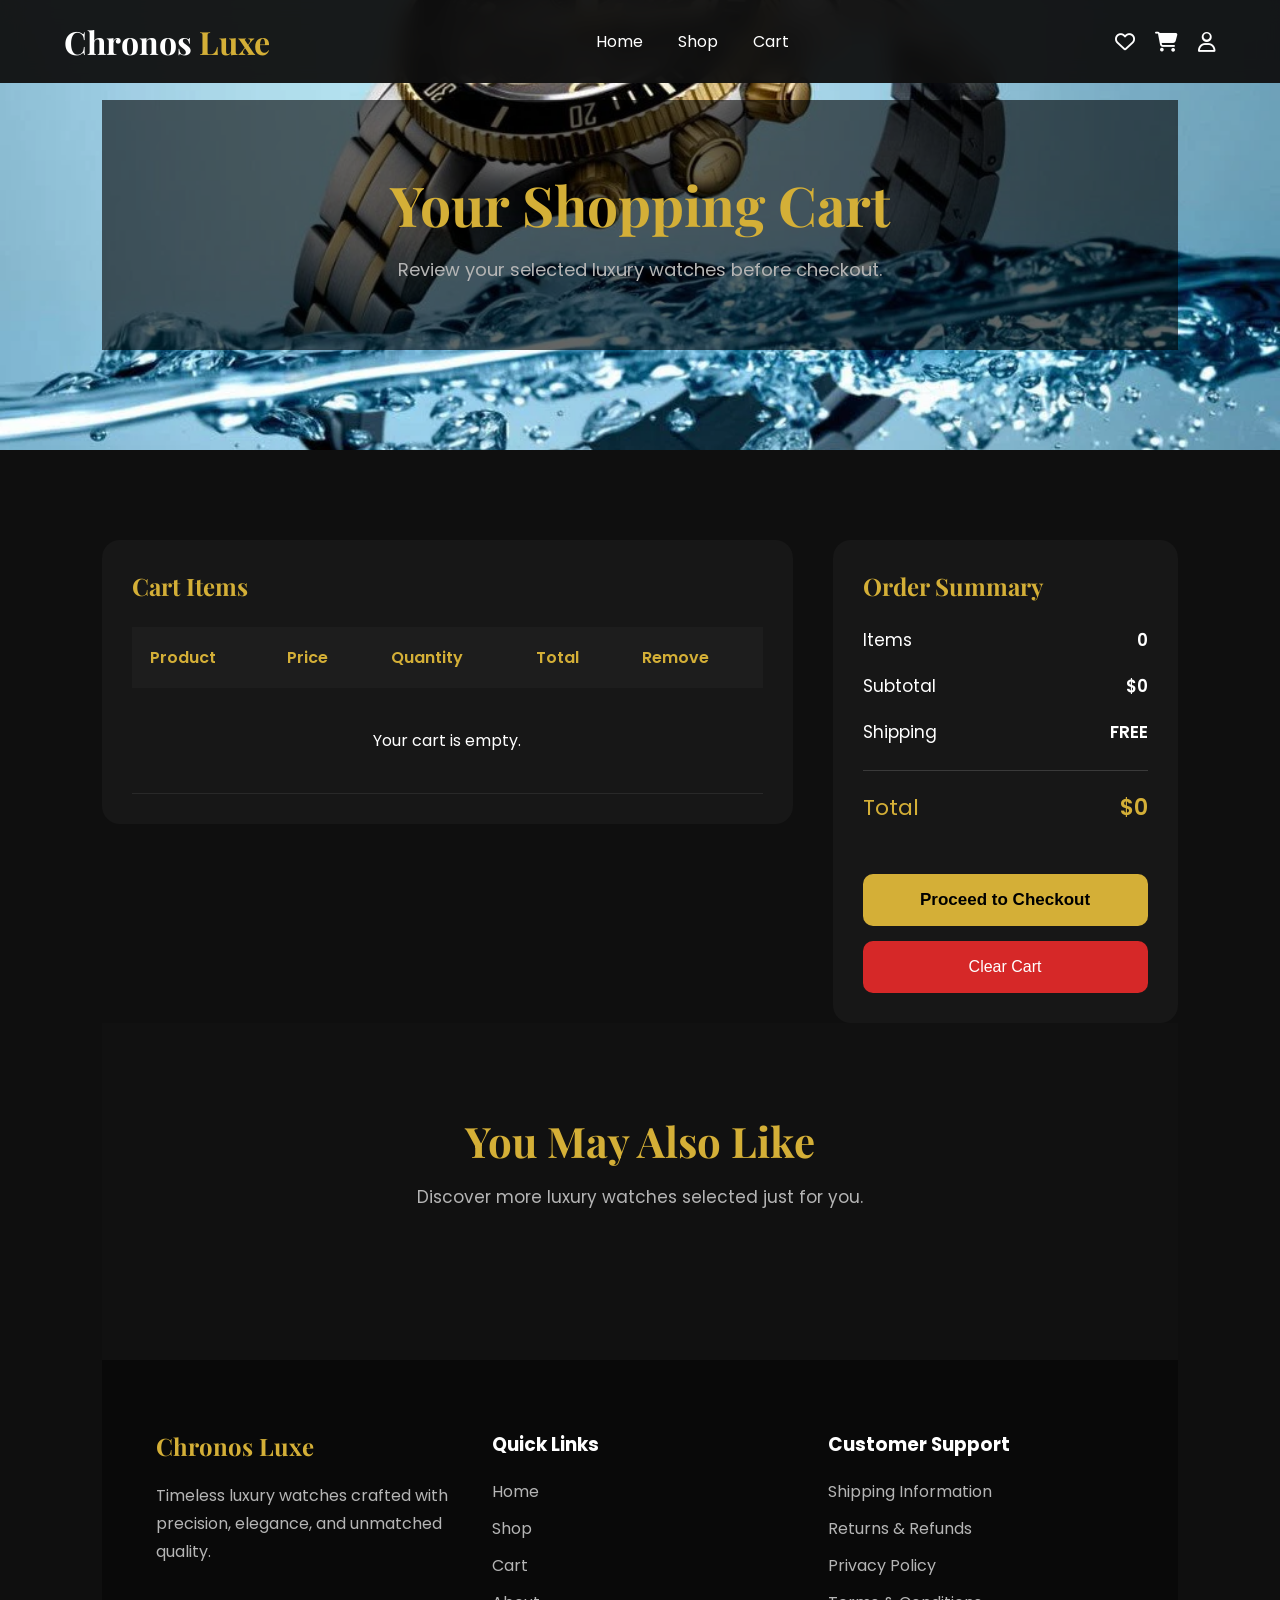
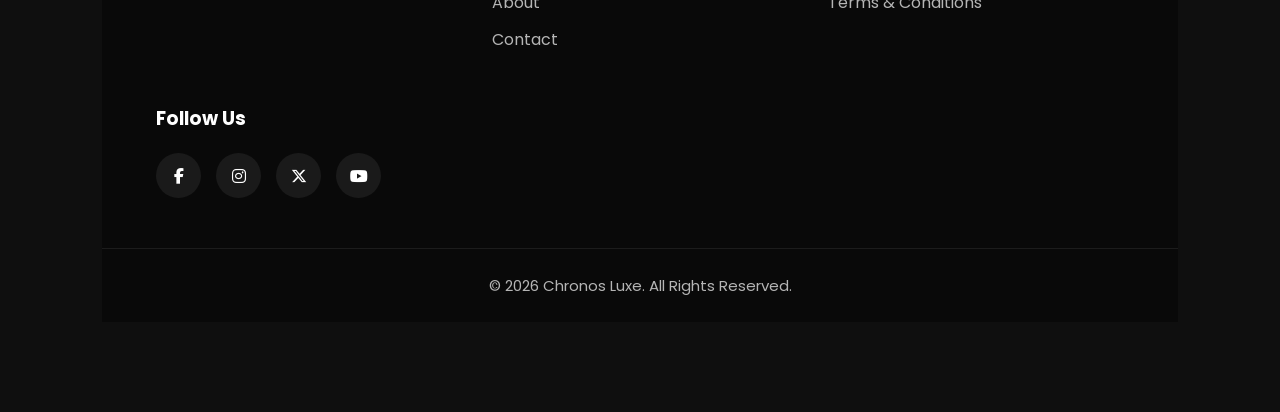
<file: cart.html>
<!DOCTYPE html>
<html lang="en">

<head>

    <meta charset="UTF-8">
    <meta name="viewport" content="width=device-width, initial-scale=1.0">

    <title>Shopping Cart | Chronos Luxe</title>

    <!-- Google Fonts -->
    <link rel="preconnect" href="https://fonts.googleapis.com">
    <link rel="preconnect" href="https://fonts.gstatic.com" crossorigin>

    <link href="https://fonts.googleapis.com/css2?family=Poppins:wght@300;400;500;600;700&family=Playfair+Display:wght@600;700&display=swap" rel="stylesheet">

    <!-- Font Awesome -->
    <link rel="stylesheet"
    href="https://cdnjs.cloudflare.com/ajax/libs/font-awesome/6.6.0/css/all.min.css">

    <!-- CSS -->
    <link rel="stylesheet" href="css/style.css">
    <link rel="stylesheet" href="css/cart.css">

</head>

<body>

<!-- =========================
        NAVBAR
========================= -->

<header>

    <nav class="navbar">

        <div class="logo">
            Chronos <span>Luxe</span>
        </div>

        <ul class="nav-links">

            <li><a href="index.html">Home</a></li>
            <li><a href="shop.html">Shop</a></li>
            <li><a href="cart.html" class="active">Cart</a></li>
            

        </ul>

        <div class="nav-icons">

            <a href="wishlist.html">
                <i class="fa-regular fa-heart"></i>
            </a>

            <a href="cart.html">
                <i class="fa-solid fa-cart-shopping"></i>
            </a>

            <i class="fa-regular fa-user"></i>

        </div>

    </nav>

</header>

<!-- =========================
        HERO
========================= -->

<section class="shop-hero">

    <div class="shop-overlay">

        <h1>Your Shopping Cart</h1>

        <p>
            Review your selected luxury watches before checkout.
        </p>

    </div>

</section>

<!-- =========================
        CART SECTION
========================= -->

<section class="cart-section">

    <div class="cart-container">

        <!-- LEFT SIDE -->

        <div class="cart-items">

            <h2>Cart Items</h2>

            <table>

                <thead>

                    <tr>

                        <th>Product</th>

                        <th>Price</th>

                        <th>Quantity</th>

                        <th>Total</th>

                        <th>Remove</th>

                    </tr>

                </thead>

                <tbody id="cartItems">

                    <!-- JavaScript will generate rows here -->

                </tbody>

            </table>

        </div>

        <!-- RIGHT SIDE -->

        <div class="cart-summary">

            <h2>Order Summary</h2>

            <div class="summary-row">

                <span>Items</span>

                <span id="itemCount">0</span>

            </div>

            <div class="summary-row">

                <span>Subtotal</span>

                <span id="subtotal">$0</span>

            </div>

            <div class="summary-row">

                <span>Shipping</span>

                <span>FREE</span>

            </div>

            <div class="summary-row total">

                <span>Total</span>

                <span id="grandTotal">$0</span>

            </div>

            <button id="checkoutBtn">
                Proceed to Checkout
            </button>

            <button id="clearCartBtn">
                Clear Cart
            </button>

        </div>

    </div>
        <!-- =========================
            RECOMMENDED PRODUCTS
    ========================= -->

    <section class="recommended">

        <div class="section-title">

            <h2>You May Also Like</h2>

            <p>
                Discover more luxury watches selected just for you.
            </p>

        </div>

        <div class="product-container" id="recommendedProducts">

            <!-- Recommended products will be loaded by JavaScript -->

        </div>

    </section>

    <!-- =========================
            FOOTER
    ========================= -->

    <footer>

        <div class="footer-container">

            <div class="footer-box">

                <h2>Chronos Luxe</h2>

                <p>
                    Timeless luxury watches crafted with precision,
                    elegance, and unmatched quality.
                </p>

            </div>

            <div class="footer-box">

                <h3>Quick Links</h3>

                <ul>

                    <li><a href="index.html">Home</a></li>
                    <li><a href="shop.html">Shop</a></li>
                    <li><a href="cart.html">Cart</a></li>
                    <li><a href="about.html">About</a></li>
                    <li><a href="contact.html">Contact</a></li>

                </ul>

            </div>

            <div class="footer-box">

                <h3>Customer Support</h3>

                <ul>

                    <li><a href="#">Shipping Information</a></li>
                    <li><a href="#">Returns & Refunds</a></li>
                    <li><a href="#">Privacy Policy</a></li>
                    <li><a href="#">Terms & Conditions</a></li>

                </ul>

            </div>

            <div class="footer-box">

                <h3>Follow Us</h3>

                <div class="social-icons">

                    <a href="#"><i class="fa-brands fa-facebook-f"></i></a>

                    <a href="#"><i class="fa-brands fa-instagram"></i></a>

                    <a href="#"><i class="fa-brands fa-x-twitter"></i></a>

                    <a href="#"><i class="fa-brands fa-youtube"></i></a>

                </div>

            </div>

        </div>

        <div class="copyright">

            <p>
                © 2026 Chronos Luxe. All Rights Reserved.
            </p>

        </div>

    </footer>

    <!-- =========================
            JAVASCRIPT
    ========================= -->

    <script src="js/products.js"></script>

    <script src="js/cart.js"></script>

</body>

</html>
</file>
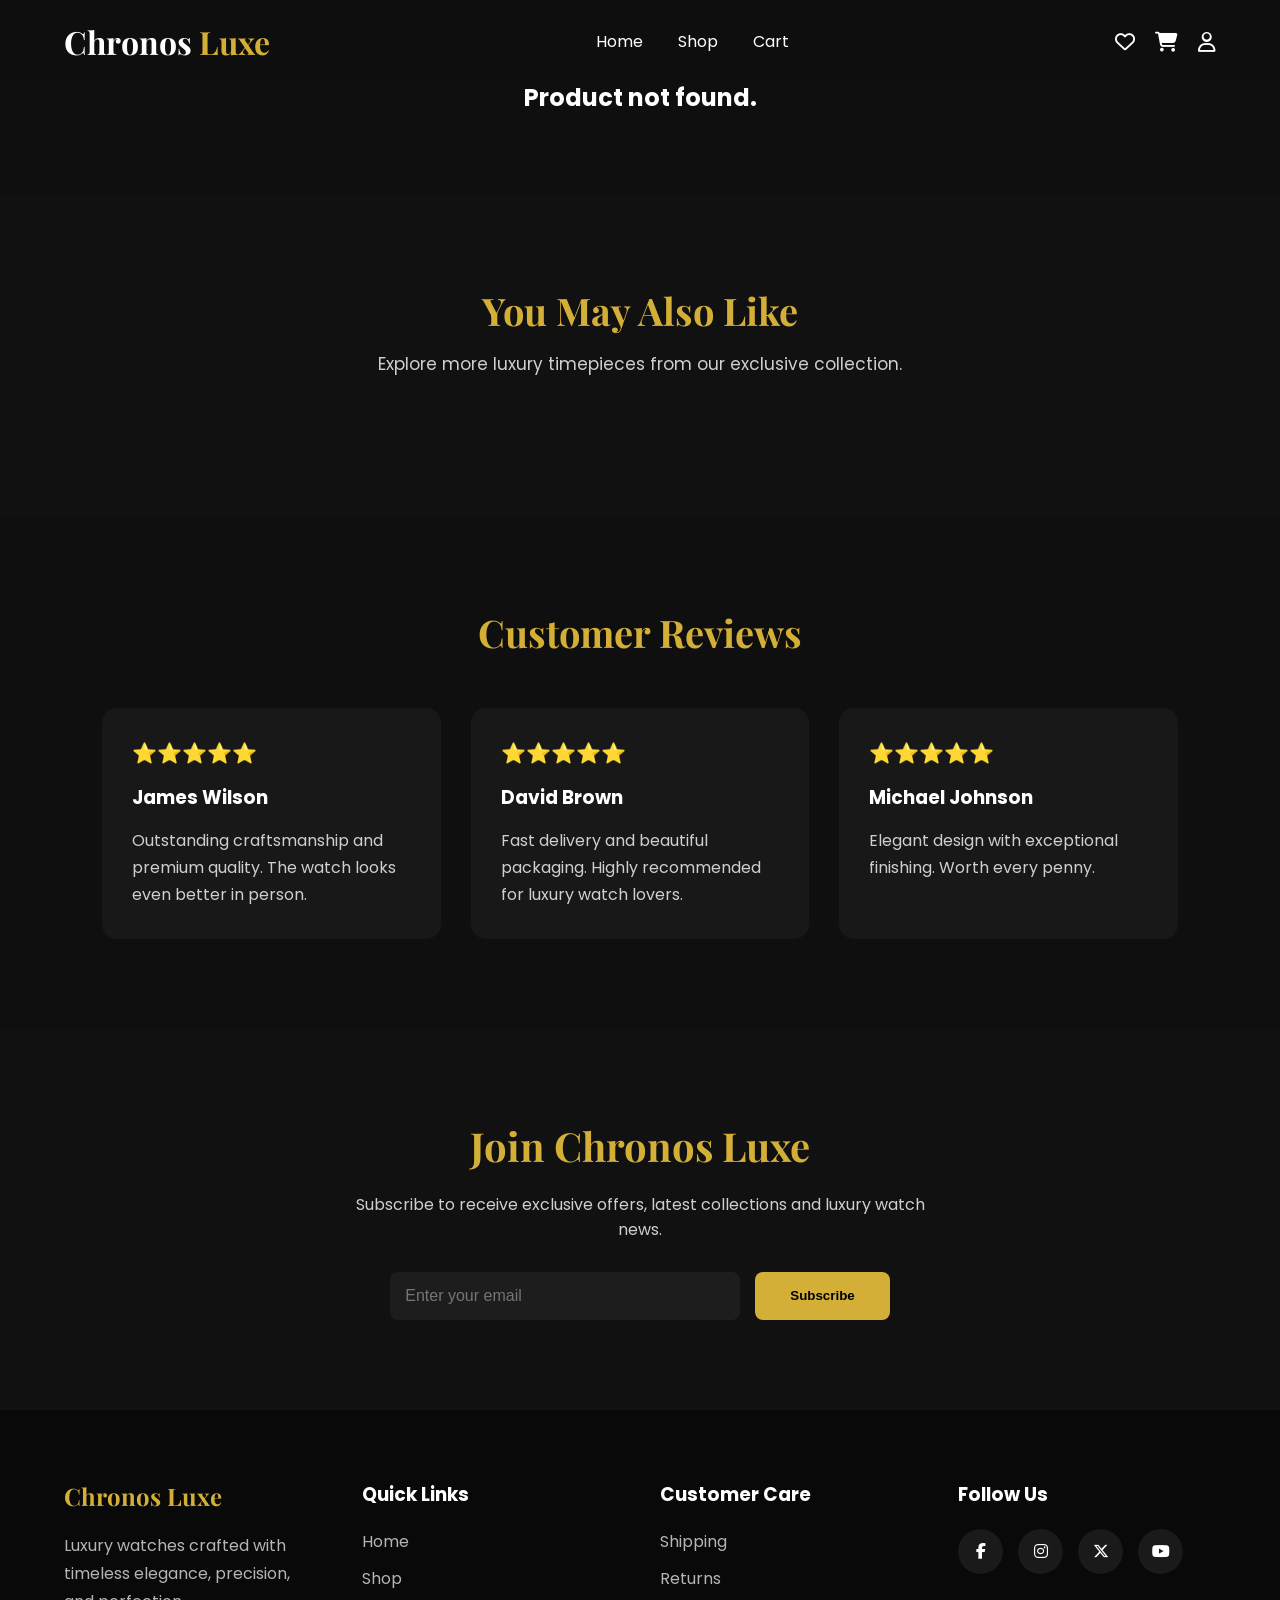
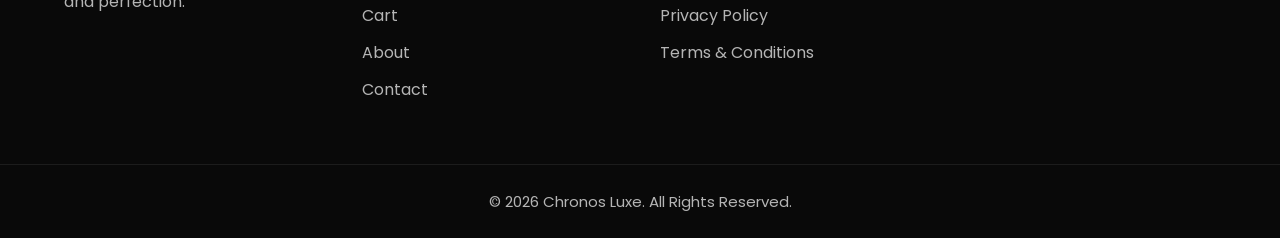
<file: product.html>
<!DOCTYPE html>
<html lang="en">

<head>

    <meta charset="UTF-8">

    <meta name="viewport"
          content="width=device-width, initial-scale=1.0">

    <title>Product Details | Chronos Luxe</title>

    <!-- Google Fonts -->

    <link rel="preconnect"
          href="https://fonts.googleapis.com">

    <link rel="preconnect"
          href="https://fonts.gstatic.com"
          crossorigin>

    <link href="https://fonts.googleapis.com/css2?family=Poppins:wght@300;400;500;600;700&family=Playfair+Display:wght@500;700&display=swap"
          rel="stylesheet">

    <!-- Font Awesome -->

    <link rel="stylesheet"
          href="https://cdnjs.cloudflare.com/ajax/libs/font-awesome/6.6.0/css/all.min.css">

    <!-- CSS -->

    <link rel="stylesheet"
          href="css/style.css">

    <link rel="stylesheet"
          href="css/product.css">

</head>

<body>

<!-- ===========================
        NAVBAR
=========================== -->

<header>

<nav class="navbar">

<div class="logo">

Chronos <span>Luxe</span>

</div>

<ul class="nav-links">

<li><a href="index.html">Home</a></li>

<li><a href="shop.html">Shop</a></li>

 <li><a href="cart.html">Cart</a></li>

</ul>

<div class="nav-icons">

<a href="wishlist.html">

<i class="fa-regular fa-heart"></i>

</a>

<a href="cart.html">

<i class="fa-solid fa-cart-shopping"></i>

</a>

<i class="fa-regular fa-user"></i>

</div>

</nav>

</header>

<!-- ===========================
        PRODUCT DETAILS
=========================== -->

<section class="product-details">

<div class="product-container">

<!-- LEFT -->

<div class="product-gallery">

<div class="main-image">

<img id="mainImage"
     src=""
     alt="Luxury Watch">

</div>

<div class="thumbnail-images"
     id="thumbnailContainer">

<!-- JavaScript will load thumbnails -->

</div>

</div>

<!-- RIGHT -->

<div class="product-info">

<h1 id="productName">

Loading...

</h1>

<div class="rating">

★★★★★

<span id="ratingText">

(5 Reviews)

</span>

</div>

<h2 id="productPrice">

$0

</h2>

<p id="productDescription">

Loading description...

</p>

<div class="specifications">

<h3>

Specifications

</h3>

<ul>

<li>

<strong>Brand:</strong>

<span id="productBrand"></span>

</li>

<li>

<strong>Category:</strong>

<span id="productCategory"></span>

</li>

<li>

<strong>Water Resistance:</strong>

100M

</li>

<li>

<strong>Movement:</strong>

Automatic

</li>

<li>

<strong>Warranty:</strong>

5 Years

</li>

</ul>

</div>

<div class="quantity">

<button id="minusBtn">

-

</button>

<input type="number"
       id="quantity"
       value="1"
       min="1">

<button id="plusBtn">

+

</button>

</div>

<div class="product-buttons">

<button id="addCart">

<i class="fa-solid fa-cart-shopping"></i>

Add to Cart

</button>

<button id="wishlistBtn">

<i class="fa-regular fa-heart"></i>

Wishlist

</button>

</div>

</div>

</div>

</section>

<!-- ===========================
        RELATED PRODUCTS
=========================== -->

<section class="related-products">

    <div class="section-title">

        <h2>You May Also Like</h2>

        <p>
            Explore more luxury timepieces from our exclusive collection.
        </p>

    </div>

    <div class="product-container" id="relatedProducts">

        <!-- JavaScript will load related watches here -->

    </div>

</section>

<!-- ===========================
        CUSTOMER REVIEWS
=========================== -->

<section class="reviews">

    <div class="section-title">

        <h2>Customer Reviews</h2>

    </div>

    <div class="review-container">

        <div class="review-card">

            <div class="stars">
                ⭐⭐⭐⭐⭐
            </div>

            <h3>James Wilson</h3>

            <p>
                Outstanding craftsmanship and premium quality.
                The watch looks even better in person.
            </p>

        </div>

        <div class="review-card">

            <div class="stars">
                ⭐⭐⭐⭐⭐
            </div>

            <h3>David Brown</h3>

            <p>
                Fast delivery and beautiful packaging.
                Highly recommended for luxury watch lovers.
            </p>

        </div>

        <div class="review-card">

            <div class="stars">
                ⭐⭐⭐⭐⭐
            </div>

            <h3>Michael Johnson</h3>

            <p>
                Elegant design with exceptional finishing.
                Worth every penny.
            </p>

        </div>

    </div>

</section>

<!-- ===========================
        NEWSLETTER
=========================== -->

<section class="newsletter">

    <h2>Join Chronos Luxe</h2>

    <p>

        Subscribe to receive exclusive offers,
        latest collections and luxury watch news.

    </p>

    <form>

        <input
            type="email"
            placeholder="Enter your email">

        <button type="submit">

            Subscribe

        </button>

    </form>

</section>

<!-- ===========================
        FOOTER
=========================== -->

<footer>

    <div class="footer-container">

        <div class="footer-box">

            <h2>Chronos Luxe</h2>

            <p>

                Luxury watches crafted with timeless
                elegance, precision, and perfection.

            </p>

        </div>

        <div class="footer-box">

            <h3>Quick Links</h3>

            <ul>

                <li><a href="index.html">Home</a></li>

                <li><a href="shop.html">Shop</a></li>

                <li><a href="cart.html">Cart</a></li>

                <li><a href="about.html">About</a></li>

                <li><a href="contact.html">Contact</a></li>

            </ul>

        </div>

        <div class="footer-box">

            <h3>Customer Care</h3>

            <ul>

                <li><a href="#">Shipping</a></li>

                <li><a href="#">Returns</a></li>

                <li><a href="#">Privacy Policy</a></li>

                <li><a href="#">Terms & Conditions</a></li>

            </ul>

        </div>

        <div class="footer-box">

            <h3>Follow Us</h3>

            <div class="social-icons">

                <a href="#"><i class="fa-brands fa-facebook-f"></i></a>

                <a href="#"><i class="fa-brands fa-instagram"></i></a>

                <a href="#"><i class="fa-brands fa-x-twitter"></i></a>

                <a href="#"><i class="fa-brands fa-youtube"></i></a>

            </div>

        </div>

    </div>

    <div class="copyright">

        <p>

            © 2026 Chronos Luxe. All Rights Reserved.

        </p>

    </div>

</footer>

<!-- ===========================
        JAVASCRIPT
=========================== -->

<script src="js/products.js"></script>

<script src="js/product.js"></script>

</body>

</html>
</file>
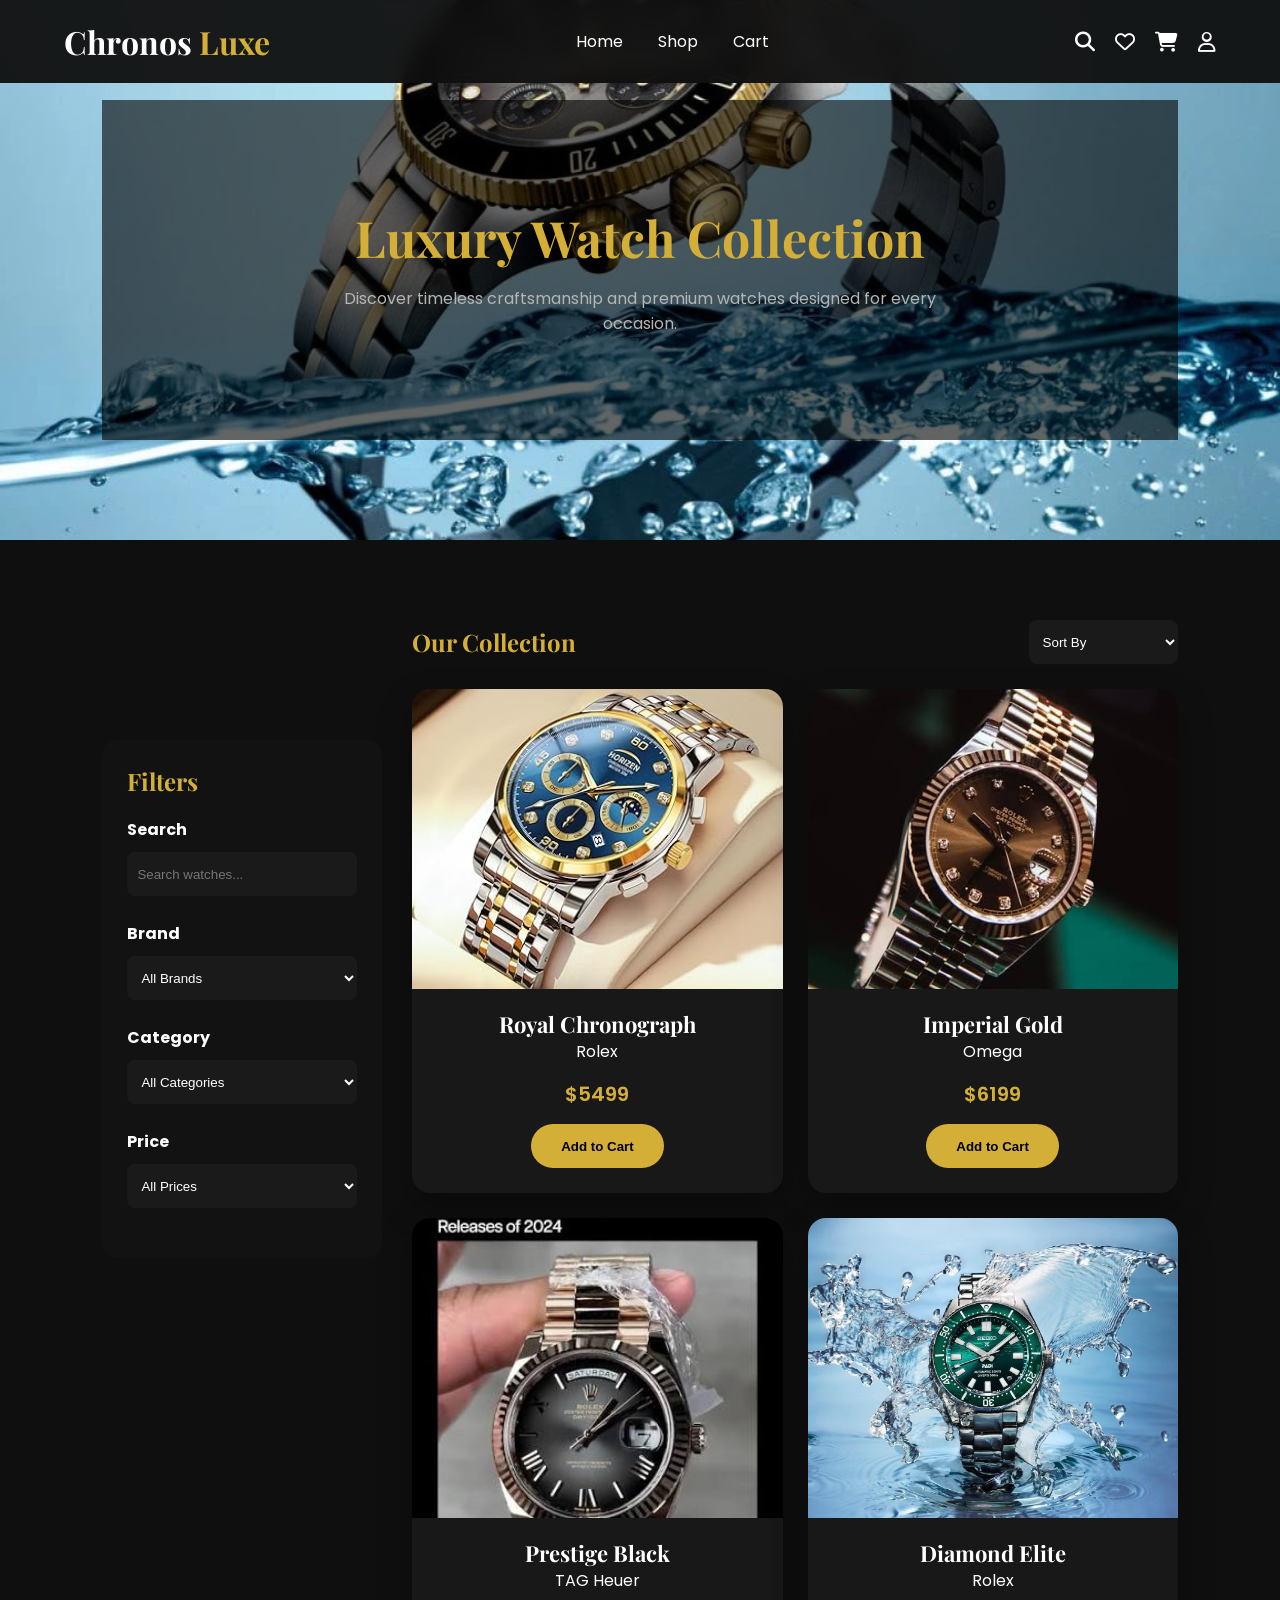
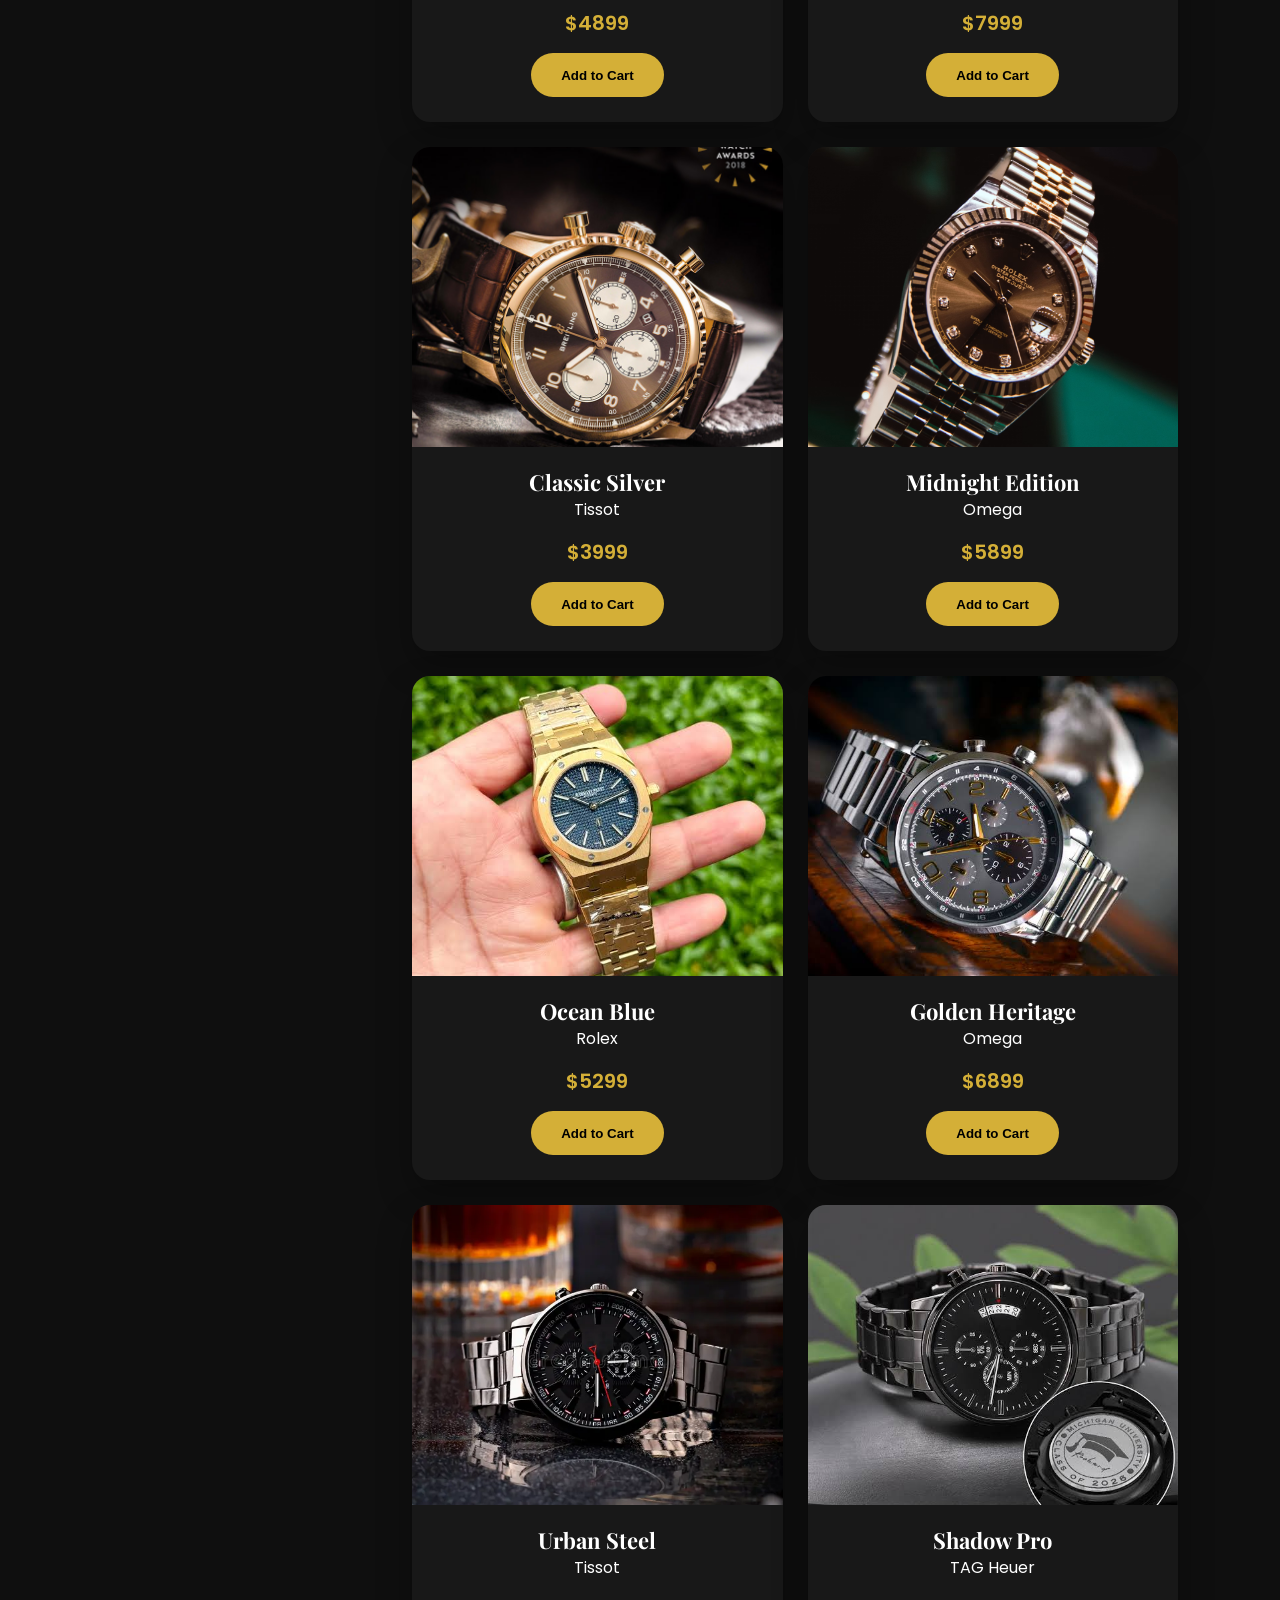
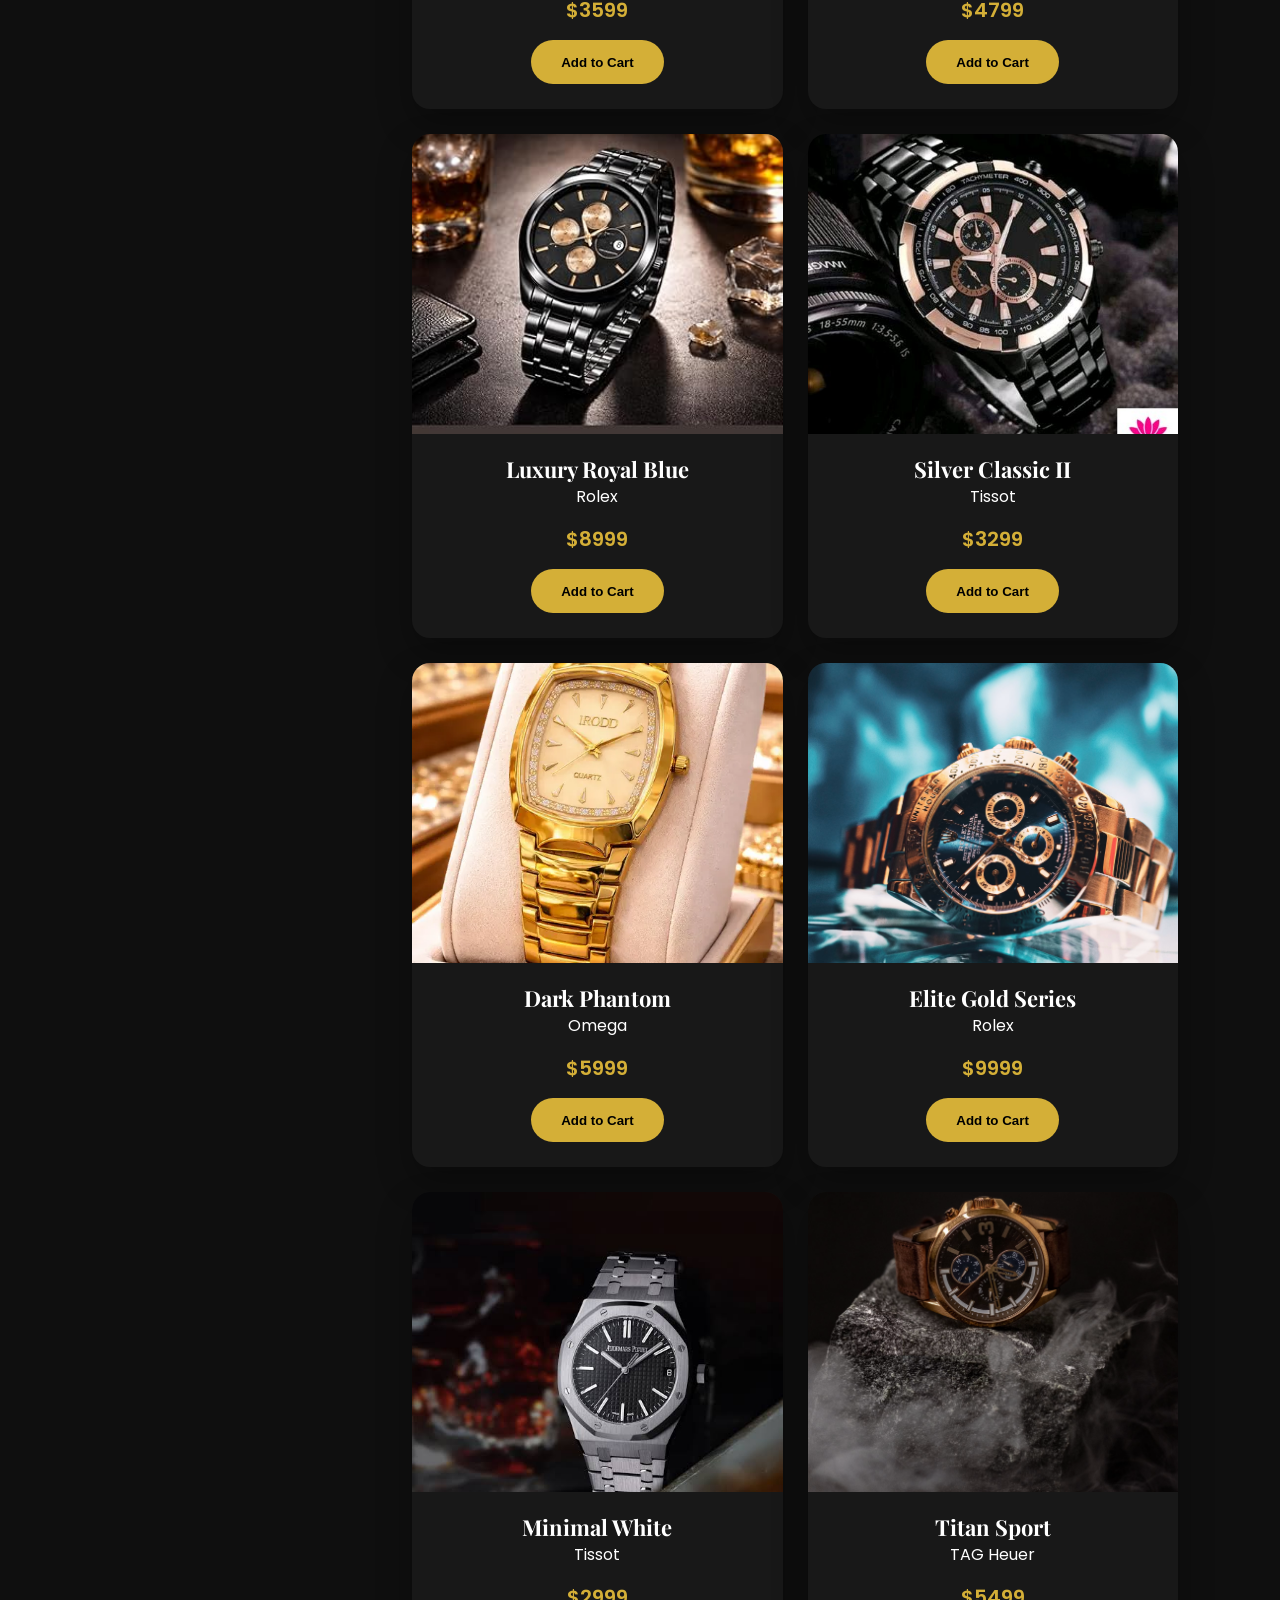
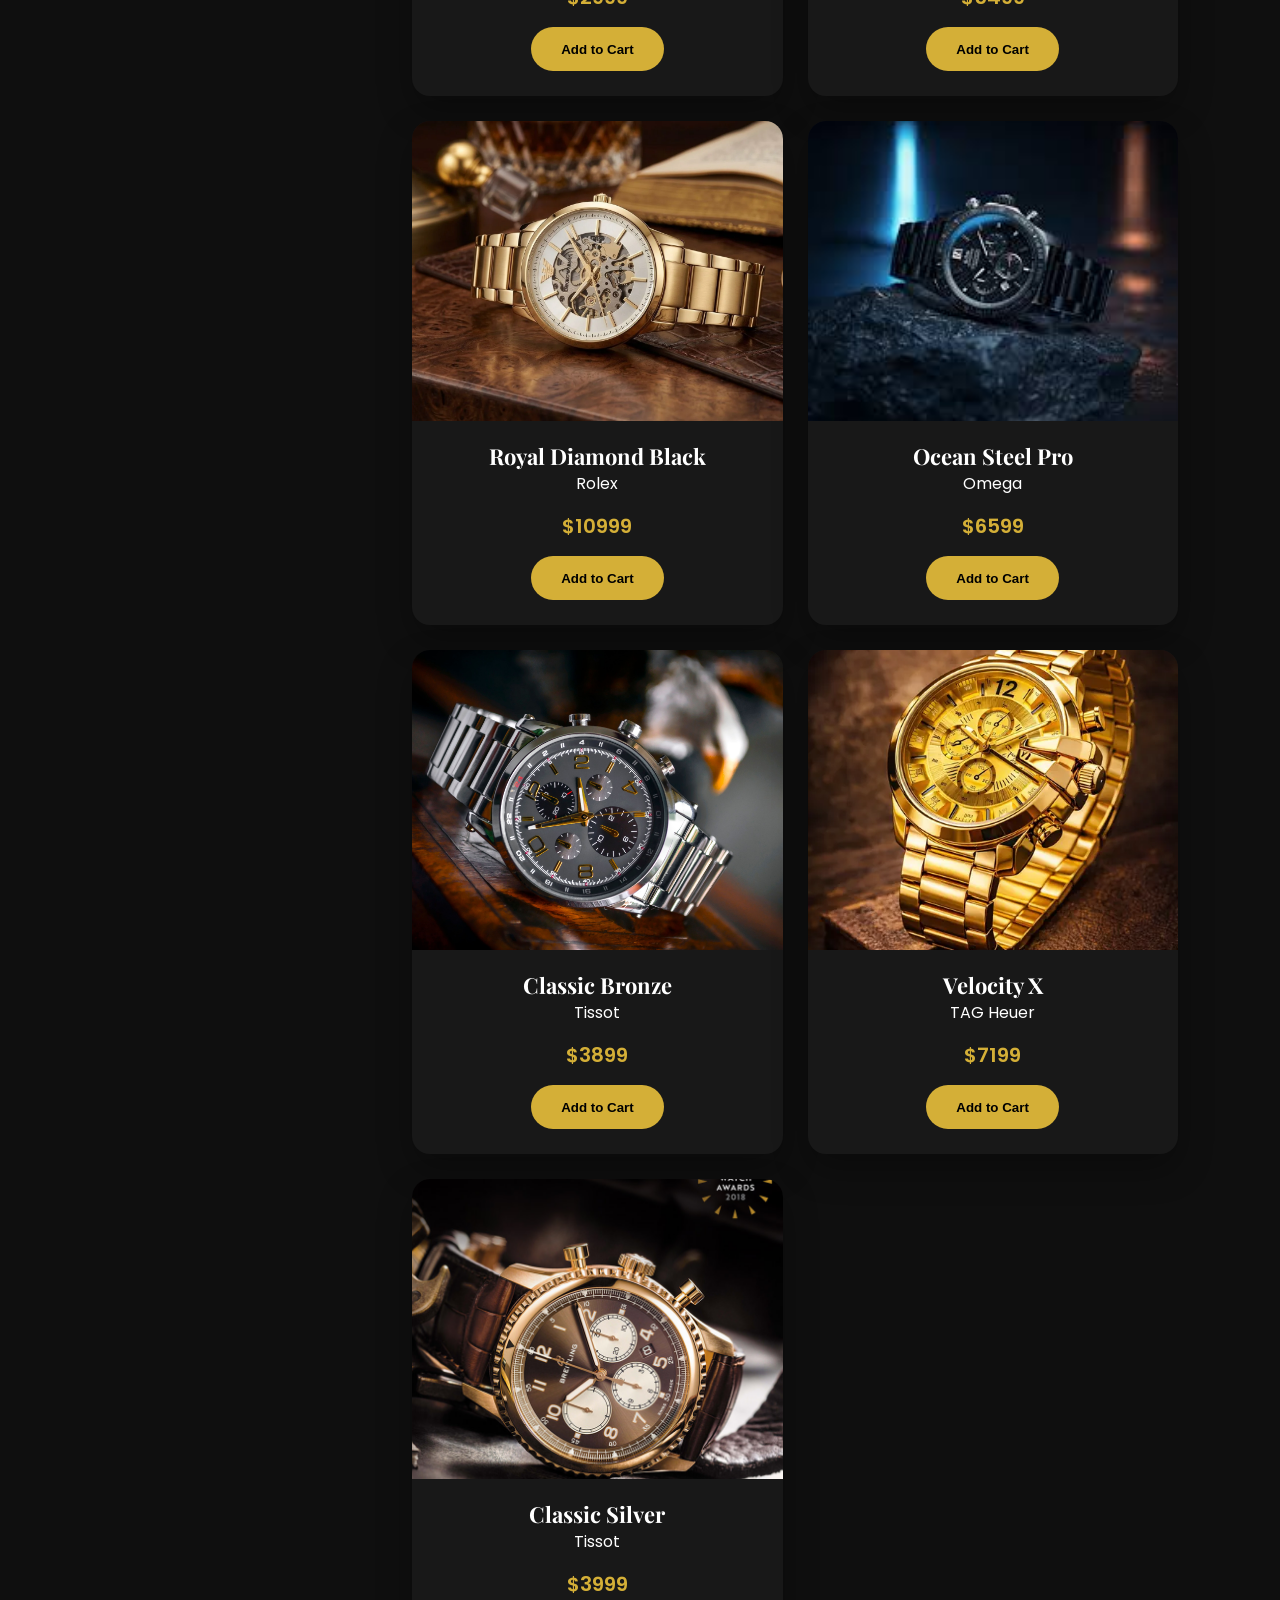
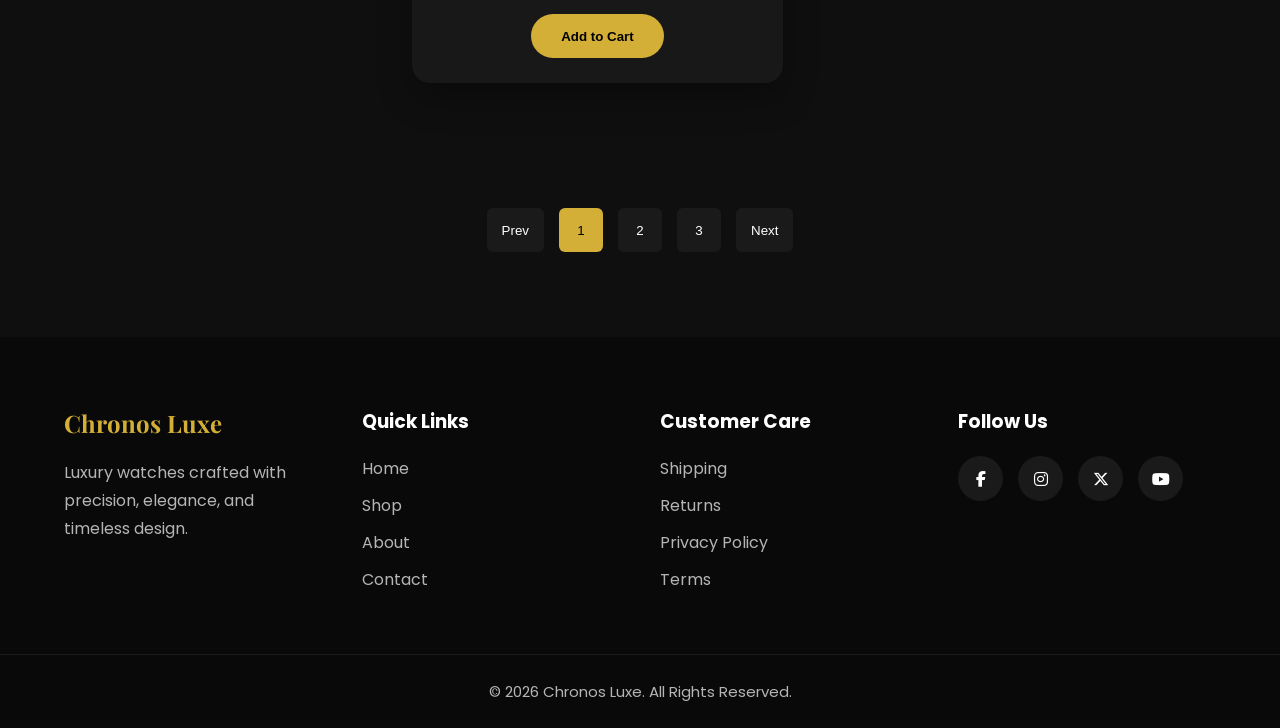
<file: shop.html>
<!DOCTYPE html>
<html lang="en">

<head>

    <meta charset="UTF-8">
    <meta name="viewport" content="width=device-width, initial-scale=1.0">

    <title>Shop | Chronos Luxe</title>

   
    <link rel="preconnect" href="https://fonts.googleapis.com">
    <link rel="preconnect" href="https://fonts.gstatic.com" crossorigin>

    <link href="https://fonts.googleapis.com/css2?family=Poppins:wght@300;400;500;600;700&family=Playfair+Display:wght@500;700&display=swap" rel="stylesheet">

    
    <link rel="stylesheet"
        href="https://cdnjs.cloudflare.com/ajax/libs/font-awesome/6.6.0/css/all.min.css">

    
    <link rel="stylesheet" href="css/style.css">
    <link rel="stylesheet" href="css/shop.css">

</head>

<body>

    <header>

        <nav class="navbar">
            <div class="logo">
                Chronos <span>Luxe</span>
            </div>

            <ul class="nav-links">
                <li><a href="index.html">Home</a></li>
                <li><a href="shop.html" class="active">Shop</a></li>
                <li><a href="cart.html">Cart</a></li>
            </ul>

            <div class="nav-icons">
                <i class="fa-solid fa-magnifying-glass"></i>

                <a href="wishlist.html">
                    <i class="fa-regular fa-heart"></i>
                </a>

                <a href="cart.html">
                    <i class="fa-solid fa-cart-shopping"></i>
                </a>

                <i class="fa-regular fa-user"></i>
            </div>

        </nav>

    </header>

    

    <section class="shop-hero">
        <div class="shop-overlay">
            <h1>Luxury Watch Collection</h1>
            <p>
                Discover timeless craftsmanship and premium watches
                designed for every occasion.
            </p>
        </div>
    </section>

    <section class="shop-section">
        <aside class="sidebar">
            <h2>Filters</h2>
            <div class="filter-box">
                <h3>Search</h3>
                <input
                    type="text"
                    id="searchInput"
                    placeholder="Search watches...">
            </div>

            

            <div class="filter-box">
                <h3>Brand</h3>
                <select id="brandFilter">
                    <option value="all">All Brands</option>
                    <option value="Rolex">Rolex</option>
                    <option value="Omega">Omega</option>
                    <option value="TAG Heuer">TAG Heuer</option>
                    <option value="Tissot">Tissot</option>
                </select>
            </div>

            <div class="filter-box">
                <h3>Category</h3>
                <select id="categoryFilter">
                    <option value="all">All Categories</option>
                    <option value="Luxury">Luxury</option>
                    <option value="Sports">Sports</option>
                    <option value="Classic">Classic</option>
                </select>
            </div>

            

            <div class="filter-box">
                <h3>Price</h3>
                <select id="priceFilter">
                    <option value="all">All Prices</option>
                    <option value="5000">Below $5000</option>
                    <option value="7000">Below $7000</option>
                </select>
            </div>

        </aside>

        

        <div class="shop-content">
            <div class="shop-top">
                <h2>Our Collection</h2>
                <select id="sortProducts">
                    <option value="default">Sort By</option>
                    <option value="low">Price: Low to High</option>
                    <option value="high">Price: High to Low</option>
                    <option value="name">Name (A-Z)</option>
                </select>
            </div>

            <div class="product-container" id="productContainer">

            </div>

        </div>
        
    </div>
    

</section>
<div class="pagination">
            <button class="page-btn">Prev</button>
            <button class="page-btn active">1</button>
            <button class="page-btn">2</button>
            <button class="page-btn">3</button>
            <button class="page-btn">Next</button>
        </div>
<footer>
    <div class="footer-container">
        <div class="footer-box">
            <h2>Chronos Luxe</h2>
            <p>
                Luxury watches crafted with precision, elegance, and timeless design.
            </p>
        </div>

        <div class="footer-box">
            <h3>Quick Links</h3>
            <ul>
                <li><a href="index.html">Home</a></li>
                <li><a href="shop.html">Shop</a></li>
                <li><a href="about.html">About</a></li>
                <li><a href="contact.html">Contact</a></li>
            </ul>
        </div>

        <div class="footer-box">
            <h3>Customer Care</h3>
            <ul>
                <li><a href="#">Shipping</a></li>
                <li><a href="#">Returns</a></li>
                <li><a href="#">Privacy Policy</a></li>
                <li><a href="#">Terms</a></li>
            </ul>
        </div>

        <div class="footer-box">
            <h3>Follow Us</h3>
            <div class="social-icons">
                <a href="#"><i class="fa-brands fa-facebook-f"></i></a>
                <a href="#"><i class="fa-brands fa-instagram"></i></a>
                <a href="#"><i class="fa-brands fa-x-twitter"></i></a>
                <a href="#"><i class="fa-brands fa-youtube"></i></a>
            </div>
        </div>
    </div>

    <div class="copyright">
        <p>© 2026 Chronos Luxe. All Rights Reserved.</p>
    </div>
</footer>



<script src="js/products.js"></script>
<script src="js/shop.js"></script>

</body>
</html>
</file>
<file: css/style.css>
/* ===========================
   GOOGLE FONT
=========================== */

@import url('https://fonts.googleapis.com/css2?family=Poppins:wght@300;400;500;600;700&family=Playfair+Display:wght@500;600;700&display=swap');

/* ===========================
   RESET
=========================== */

*{
    margin:0;
    padding:0;
    box-sizing:border-box;
}

html{
    scroll-behavior:smooth;
    /* Prevent any element from causing horizontal scroll site-wide */
    overflow-x:hidden;
    width:100%;
}

body{
    font-family:'Poppins',sans-serif;
    background:#0f0f0f;
    color:#ffffff;
    overflow-x:hidden;
    width:100%;
}

img{
    max-width:100%;
    width:100%;
    height:auto;
    display:block;
}

a{
    text-decoration:none;
    color:white;
}

ul{
    list-style:none;
}

/* ===========================
   VARIABLES
=========================== */

:root{

    --black:#0f0f0f;
    --gold:#d4af37;
    --white:#ffffff;
    --gray:#b5b5b5;
    --light:#1a1a1a;

}

/* ===========================
   NAVBAR
=========================== */

header{

    position:fixed;
    width:100%;
    top:0;
    left:0;
    background:rgba(15,15,15,.95);
    backdrop-filter:blur(10px);
    z-index:999;
}

.navbar{
    width:90%;
    margin:auto;
    display:flex;
    justify-content:space-between;
    align-items:center;
    padding:20px 0;
    flex-wrap:wrap;
    gap:15px;
}

.logo{
    font-size:32px;
    font-family:'Playfair Display',serif;
    font-weight:700;
    color:white;
}

.logo span{
    color:var(--gold);
}

.nav-links{
    display:flex;
    gap:35px;
    flex-wrap:wrap;
    justify-content:center;
}

.nav-links a{
    transition:.4s;
    font-size:16px;
}

.nav-links a:hover{
    color:var(--gold);
}

.nav-icons{
    display:flex;
    gap:20px;
    font-size:20px;
    cursor:pointer;
    align-items:center;
}

.nav-icons i{
    transition:.4s;
}

.nav-icons i:hover{
    color:var(--gold);
}

/* ===========================
   HERO SECTION
=========================== */

.hero{
    width:90%;
    min-height:100vh;
    margin:auto;
    display:flex;
    justify-content:space-between;
    align-items:center;
    gap:80px;
}

.hero-content{
    flex:1;
    min-width:0;
}

.tagline{
    color:var(--gold);
    letter-spacing:2px;
    margin-bottom:20px;
    text-transform:uppercase;
}

.hero h1{
    font-size:70px;
    line-height:1.2;
    font-family:'Playfair Display',serif;
    margin-bottom:25px;
}

.hero-text{

    color:var(--gray);

    font-size:18px;

    line-height:30px;

    max-width:550px;

}

.hero-buttons{

    margin-top:40px;

    display:flex;

    gap:20px;

    flex-wrap:wrap;

}

.shop-btn{

    background:var(--gold);

    color:black;

    border:none;

    padding:15px 35px;

    font-size:16px;

    cursor:pointer;

    border-radius:40px;

    transition:.4s;

    font-weight:600;

    min-height:48px;

}

.shop-btn:hover{

    transform:translateY(-5px);

}

.explore-btn{

    background:transparent;

    color:white;

    border:2px solid var(--gold);

    padding:15px 35px;

    border-radius:40px;

    cursor:pointer;

    transition:.4s;

    min-height:48px;

}

.explore-btn:hover{

    background:var(--gold);

    color:black;

}

.hero-image{

    flex:1;
    min-width:0;
    display:flex;
    justify-content:center;

}

.hero-image img{

    width:520px;
    max-width:100%;

    margin:auto;

    animation:float 4s ease-in-out infinite;

}

/* ===========================
   FLOAT ANIMATION
=========================== */

@keyframes float{

    0%{

        transform:translateY(0px);

    }

    50%{

        transform:translateY(-20px);

    }

    100%{

        transform:translateY(0px);

    }

}

/* ===========================
   COMMON SECTION TITLE
=========================== */

section{
    padding:100px 8%;
    overflow:hidden;
}

.section-title{
    text-align:center;
    margin-bottom:60px;
}

.section-title h2{
    font-size:42px;
    font-family:'Playfair Display',serif;
    color:var(--gold);
    margin-bottom:15px;
}

.section-title p{
    color:var(--gray);
    font-size:17px;
}

/* ===========================
   PRODUCT GRID
=========================== */

.product-container{

    display:grid;

    grid-template-columns:repeat(auto-fit,minmax(260px,1fr));

    gap:35px;

}

/* ===========================
   PRODUCT CARD
=========================== */

.product-card{

    background:#181818;

    border-radius:18px;

    overflow:hidden;

    text-align:center;

    transition:.4s;

    box-shadow:0 8px 25px rgba(0,0,0,.4);

    display:flex;

    flex-direction:column;

    height:100%;

}

.product-card:hover{

    transform:translateY(-10px);

    box-shadow:0 15px 35px rgba(212,175,55,.25);

}

.product-card img{

    height:300px;

    object-fit:cover;

}

.product-card h3{

    font-size:22px;

    margin-top:20px;

    font-family:'Playfair Display',serif;

    padding:0 15px;

}

.price{

    color:var(--gold);

    font-size:20px;

    margin:15px 0;

    font-weight:600;

}

.product-card button{

    margin-bottom:25px;

    padding:12px 30px;

    border:none;

    border-radius:30px;

    background:var(--gold);

    color:black;

    font-weight:600;

    cursor:pointer;

    transition:.4s;

    min-height:44px;

    margin-left:auto;

    margin-right:auto;

}

.product-card button:hover{

    background:white;

    transform:scale(1.05);

}

/* ===========================
   FEATURED
=========================== */

.featured{

    background:#111;

}

/* ===========================
   BEST SELLERS
=========================== */

.best-sellers{

    background:#0f0f0f;

}

/* ===========================
   BRANDS
=========================== */

.brands{

    background:#151515;

}

.brand-container{

    display:flex;

    justify-content:center;

    flex-wrap:wrap;

    gap:30px;

}

.brand-box{

    width:220px;

    height:120px;

    display:flex;

    align-items:center;

    justify-content:center;

    background:#1d1d1d;

    border:1px solid rgba(212,175,55,.3);

    border-radius:15px;

    transition:.4s;

    cursor:pointer;

}

.brand-box:hover{

    background:var(--gold);

    color:black;

    transform:translateY(-8px);

}

.brand-box h3{

    font-size:24px;

    font-family:'Playfair Display',serif;

}

/* ===========================
   WHY CHOOSE US
=========================== */

.why-us{

    background:#111;

}

.features{

    display:grid;

    grid-template-columns:repeat(auto-fit,minmax(250px,1fr));

    gap:30px;

}

.feature-box{

    background:#1a1a1a;

    padding:40px 30px;

    border-radius:18px;

    text-align:center;

    transition:.4s;

    border:1px solid rgba(212,175,55,.15);

}

.feature-box:hover{

    transform:translateY(-10px);

    border-color:var(--gold);

    box-shadow:0 10px 30px rgba(212,175,55,.2);

}

.feature-box i{

    font-size:45px;

    color:var(--gold);

    margin-bottom:20px;

}

.feature-box h3{

    margin-bottom:15px;

    font-size:24px;

    font-family:'Playfair Display',serif;

}

.feature-box p{

    color:var(--gray);

    line-height:28px;

}

/* ===========================
   TESTIMONIALS
=========================== */

.testimonials{

    background:#0f0f0f;

}

.testimonial-container{

    display:grid;

    grid-template-columns:repeat(auto-fit,minmax(300px,1fr));

    gap:30px;

}

.testimonial-card{

    background:#1a1a1a;

    padding:35px;

    border-radius:18px;

    transition:.4s;

    border-left:5px solid var(--gold);

}

.testimonial-card:hover{

    transform:translateY(-8px);

}

.testimonial-card p{

    color:var(--gray);

    line-height:30px;

    font-style:italic;

}

.testimonial-card h4{

    margin-top:20px;

    color:var(--gold);

}

/* ===========================
   NEWSLETTER
=========================== */

.newsletter{

    background:#151515;

    text-align:center;

}

.newsletter h2{

    font-size:42px;

    font-family:'Playfair Display',serif;

    margin-bottom:20px;

}

.newsletter p{

    color:var(--gray);

    margin-bottom:35px;

}

.newsletter form{

    display:flex;

    justify-content:center;

    flex-wrap:wrap;

    gap:15px;

}

.newsletter input{

    width:380px;

    max-width:100%;

    padding:16px 20px;

    border:none;

    outline:none;

    border-radius:40px;

    font-size:16px;

    min-height:48px;

}

.newsletter button{

    padding:16px 35px;

    border:none;

    border-radius:40px;

    background:var(--gold);

    color:black;

    font-weight:600;

    cursor:pointer;

    transition:.4s;

    min-height:48px;

}

.newsletter button:hover{

    background:white;

}

/* ===========================
   FOOTER
=========================== */

footer{

    background:#090909;

    padding-top:70px;

}

.footer-container{

    width:90%;

    margin:auto;

    display:grid;

    grid-template-columns:repeat(auto-fit,minmax(220px,1fr));

    gap:40px;

}

.footer-box h2{

    font-family:'Playfair Display',serif;

    color:var(--gold);

    margin-bottom:20px;

}

.footer-box h3{

    margin-bottom:20px;

}

.footer-box p{

    color:var(--gray);

    line-height:28px;

}

.footer-box ul li{

    margin-bottom:12px;

}

.footer-box ul li a{

    color:var(--gray);

    transition:.3s;

}

.footer-box ul li a:hover{

    color:var(--gold);

    padding-left:8px;

}

.social-icons{

    display:flex;

    gap:15px;

    flex-wrap:wrap;

}

.social-icons a{

    width:45px;

    height:45px;

    display:flex;

    align-items:center;

    justify-content:center;

    background:#1a1a1a;

    border-radius:50%;

    transition:.4s;

}

.social-icons a:hover{

    background:var(--gold);

    color:black;

}

.copyright{

    text-align:center;

    margin-top:50px;

    padding:25px 0;

    border-top:1px solid rgba(255,255,255,.08);

}

.copyright p{

    color:var(--gray);

    font-size:15px;

}

/*=========================================
    RESPONSIVE DESIGN
    Breakpoints: 1200px / 992px / 768px / 425px / 375px / 320px
==========================================*/

/* ---------- 1200px and below (small laptops / large tablets) ---------- */
@media (max-width:1200px){

    .hero{
        gap:40px;
    }

    .hero h1{
        font-size:55px;
    }

    .hero-image img{
        width:420px;
    }

}

/* ---------- 992px and below (tablets) ---------- */
@media (max-width:992px){

    .navbar{
        flex-direction:column;
        gap:20px;
    }

    .nav-links{
        flex-wrap:wrap;
        justify-content:center;
        gap:20px;
    }

    .hero{
        flex-direction:column-reverse;
        text-align:center;
        padding-top:140px;
        min-height:auto;
        padding-bottom:60px;
    }

    .hero-text{
        margin:auto;
    }

    .hero-buttons{
        justify-content:center;
    }

    .hero-image img{
        width:380px;
    }

    section{
        padding:80px 6%;
    }

    .footer-container{
        text-align:left;
    }

}

/* ---------- 768px and below (tablets / large phones) ---------- */
@media (max-width:768px){

    section{
        padding:60px 6%;
    }

    .hero h1{
        font-size:42px;
    }

    .hero-image img{
        width:300px;
    }

    .section-title h2{
        font-size:34px;
    }

    .section-title p{
        font-size:15px;
        padding:0 10px;
    }

    .newsletter input{
        width:100%;
    }

    .newsletter button{
        width:100%;
    }

    .newsletter form{
        width:100%;
        flex-direction:column;
    }

    .product-card img{
        height:260px;
    }

    .brand-box{
        width:45%;
        height:100px;
    }

    .feature-box{
        padding:30px 20px;
    }

    .footer-container{
        grid-template-columns:repeat(auto-fit,minmax(180px,1fr));
        gap:30px;
        text-align:left;
    }

    footer{
        padding-top:50px;
    }

}

/* ---------- 425px and below (large phones) ---------- */
@media (max-width:425px){

    .navbar{
        width:92%;
        padding:15px 0;
    }

    .logo{
        font-size:26px;
    }

    .nav-links{
        gap:16px;
    }

    .nav-links a{
        font-size:14px;
    }

    .nav-icons{
        font-size:18px;
        gap:16px;
    }

    .hero{
        width:92%;
        padding-top:120px;
    }

    .hero h1{
        font-size:32px;
    }

    .hero-text{
        font-size:15px;
        line-height:26px;
    }

    .hero-buttons{
        flex-direction:column;
        width:100%;
    }

    .shop-btn,
    .explore-btn{
        width:100%;
        text-align:center;
    }

    .hero-image img{
        width:240px;
    }

    section{
        padding:50px 5%;
    }

    .section-title{
        margin-bottom:40px;
    }

    .section-title h2{
        font-size:26px;
    }

    .product-container{
        grid-template-columns:1fr;
        gap:25px;
    }

    .product-card img{
        height:280px;
    }

    .brand-container{
        gap:15px;
    }

    .brand-box{
        width:100%;
        height:90px;
    }

    .features{
        grid-template-columns:1fr;
    }

    .testimonial-container{
        grid-template-columns:1fr;
    }

    .footer-container{
        grid-template-columns:1fr;
        text-align:center;
        gap:35px;
    }

    .social-icons{
        justify-content:center;
    }

}

/* ---------- 375px and below (iPhone standard) ---------- */
@media (max-width:375px){

    .hero h1{
        font-size:28px;
    }

    .hero-text{
        font-size:14px;
    }

    .section-title h2{
        font-size:23px;
    }

    .product-card h3{
        font-size:19px;
    }

    .price{
        font-size:18px;
    }

    .newsletter h2{
        font-size:30px;
    }

}

/* ---------- 320px and below (small Android phones) ---------- */
@media (max-width:320px){

    .navbar{
        width:94%;
    }

    .logo{
        font-size:22px;
    }

    .nav-links{
        gap:10px;
    }

    .nav-links a{
        font-size:13px;
    }

    .hero{
        width:94%;
        padding-top:110px;
    }

    .hero h1{
        font-size:24px;
    }

    .hero-image img{
        width:200px;
    }

    section{
        padding:40px 4%;
    }

    .section-title h2{
        font-size:20px;
    }

    .section-title p{
        font-size:13px;
    }

    .product-card img{
        height:220px;
    }

    .product-card h3{
        font-size:17px;
    }

    .product-card button{
        padding:10px 20px;
        font-size:14px;
    }

    .brand-box h3{
        font-size:19px;
    }

    .feature-box h3{
        font-size:19px;
    }

    .newsletter h2{
        font-size:24px;
    }

    .newsletter p{
        font-size:14px;
    }

}

/*=========================================
        SCROLLBAR
==========================================*/

::-webkit-scrollbar{

    width:10px;

}

::-webkit-scrollbar-track{

    background:#111;

}

::-webkit-scrollbar-thumb{

    background:#D4AF37;

    border-radius:20px;

}

::-webkit-scrollbar-thumb:hover{

    background:#b68c1f;

}

/*=========================================
      SELECTION
==========================================*/

::selection{

    background:#D4AF37;

    color:#000;

}

/*=========================================
      SMOOTH HOVER
==========================================*/

button,
a,
.product-card,
.brand-box,
.feature-box,
.social-icons a{

    transition:.35s ease;

}

/*=========================================
      IMAGE HOVER
==========================================*/

.product-card img{

    transition:.4s;

}

.product-card:hover img{

    transform:scale(1.08);

}

/*=========================================
      FADE ANIMATION
==========================================*/

@keyframes fadeUp{

    from{

        opacity:0;

        transform:translateY(40px);

    }

    to{

        opacity:1;

        transform:translateY(0);

    }

}

.hero,
.product-card,
.feature-box,
.testimonial-card{

    animation:fadeUp .8s ease;

}

/*=========================================
      SHADOW
==========================================*/

.product-card,
.feature-box,
.testimonial-card{

    box-shadow:0 15px 35px rgba(0,0,0,.3);

}
</file>
<file: css/cart.css>
.shop-hero{

    height:50vh;

    background:url("../images/hero/watch.png") center/cover no-repeat;

    position:relative;

    display:flex;

    justify-content:center;

    align-items:center;

}

.shop-overlay{

    width:100%;
    height:100%;

    background:rgba(0,0,0,.6);

    display:flex;

    flex-direction:column;

    justify-content:center;

    align-items:center;

    text-align:center;

    padding:20px;

}

.shop-overlay h1{

    font-size:55px;

    color:var(--gold);

    font-family:'Playfair Display', serif;

}

.shop-overlay p{

    margin-top:15px;

    color:var(--gray);

    font-size:18px;

}

/* ===========================
        CART SECTION
=========================== */

.cart-section{

    padding:90px 8%;

    background:#0f0f0f;

}

.cart-container{

    display:grid;

    grid-template-columns:2fr 1fr;

    gap:40px;

    align-items:start;

}

/* ===========================
        CART TABLE
=========================== */

.cart-items{

    background:#171717;

    padding:30px;

    border-radius:18px;

    overflow-x:auto;

    -webkit-overflow-scrolling:touch;

}

.cart-items h2{

    margin-bottom:25px;

    color:var(--gold);

    font-family:'Playfair Display', serif;

}

table{

    width:100%;

    min-width:520px;

    border-collapse:collapse;

}

thead{

    background:#1d1d1d;

}

th{

    padding:18px;

    color:var(--gold);

    text-align:left;

    font-weight:600;

    white-space:nowrap;

}

td{

    padding:20px;

    border-bottom:1px solid rgba(255,255,255,.08);

}

td img{

    width:80px;

    border-radius:10px;

}

/* ===========================
      PRODUCT DETAILS
=========================== */

.product-info{

    display:flex;

    align-items:center;

    gap:18px;

}

.product-info h3{

    font-size:18px;

    margin-bottom:6px;

}

.product-info p{

    color:var(--gray);

    font-size:14px;

}

/* ===========================
      QUANTITY
=========================== */

.quantity-box{

    display:flex;

    align-items:center;

    gap:10px;

    flex-wrap:wrap;

}

.quantity-box button{

    width:35px;

    height:35px;

    border:none;

    border-radius:50%;

    background:var(--gold);

    color:#000;

    cursor:pointer;

    font-size:18px;

    font-weight:bold;

    transition:.3s;

    flex-shrink:0;

}

.quantity-box button:hover{

    transform:scale(1.08);

}

.quantity-box span{

    font-size:18px;

}

/* ===========================
      REMOVE BUTTON
=========================== */

.remove-btn{

    background:#d62828;

    color:white;

    border:none;

    padding:10px 15px;

    border-radius:8px;

    cursor:pointer;

    transition:.3s;

    min-height:40px;

}

.remove-btn:hover{

    background:#ff3b3b;

}

/* ===========================
        ORDER SUMMARY
=========================== */

.cart-summary{

    background:#171717;

    padding:30px;

    border-radius:18px;

    position:sticky;

    top:120px;

}

.cart-summary h2{

    color:var(--gold);

    margin-bottom:25px;

    font-family:'Playfair Display', serif;

}

.summary-row{

    display:flex;

    justify-content:space-between;

    margin-bottom:20px;

    font-size:17px;

    gap:10px;

}

.summary-row span:last-child{

    font-weight:600;

}

.total{

    border-top:1px solid rgba(255,255,255,.15);

    padding-top:20px;

    margin-top:25px;

    font-size:22px;

    color:var(--gold);

}

/* ===========================
        BUTTONS
=========================== */

#checkoutBtn{

    width:100%;

    margin-top:30px;

    padding:16px;

    border:none;

    border-radius:10px;

    background:var(--gold);

    color:#000;

    font-size:17px;

    font-weight:600;

    cursor:pointer;

    transition:.3s;

    min-height:52px;

}

#checkoutBtn:hover{

    background:#fff;

}

#clearCartBtn{

    width:100%;

    margin-top:15px;

    padding:16px;

    border:none;

    border-radius:10px;

    background:#d62828;

    color:#fff;

    font-size:16px;

    cursor:pointer;

    transition:.3s;

    min-height:52px;

}

#clearCartBtn:hover{

    background:#ff4444;

}

/* ===========================
      RECOMMENDED
=========================== */

.recommended{

    padding:90px 8%;

    background:#111;

}

.recommended .product-container{

    margin-top:50px;

}

/* ===========================
      EMPTY CART
=========================== */

.empty-cart{

    text-align:center;

    padding:60px 20px;

}

.empty-cart h2{

    color:var(--gold);

    font-size:34px;

    margin-bottom:20px;

    font-family:'Playfair Display', serif;

}

.empty-cart p{

    color:var(--gray);

    margin-bottom:30px;

}

.empty-cart a{

    display:inline-block;

    padding:15px 35px;

    background:var(--gold);

    color:#000;

    border-radius:30px;

    text-decoration:none;

    font-weight:600;

}

/* ===========================
      RESPONSIVE
    Breakpoints: 1200px / 992px / 768px / 425px / 375px / 320px
=========================== */

/* ---------- 1200px and below ---------- */
@media(max-width:1200px){

    .cart-section{

        padding:70px 6%;

    }

}

/* ---------- 992px and below (tablets: stack summary below items) ---------- */
@media(max-width:992px){

    .cart-container{

        grid-template-columns:1fr;

    }

    .cart-summary{

        position:static;

    }

    .cart-section{

        padding:60px 6%;

    }

    .recommended{

        padding:70px 6%;

    }

}

/* ---------- 768px and below ---------- */
@media(max-width:768px){

    .shop-overlay h1{

        font-size:38px;

    }

    .shop-overlay p{

        font-size:15px;

    }

    th,
    td{

        padding:12px;

        font-size:14px;

    }

    .product-info{

        flex-direction:column;

        align-items:flex-start;

    }

    td img{

        width:65px;

    }

    .cart-items{

        padding:20px;

    }

    .cart-summary{

        padding:25px;

    }

}

/* ---------- 425px and below (large phones) ---------- */
@media(max-width:576px){

    .cart-section{

        padding:50px 5%;

    }

    .recommended{

        padding:50px 5%;

    }

    .summary-row{

        font-size:15px;

    }

    .total{

        font-size:19px;

    }

}

@media(max-width:425px){

    .shop-hero{

        height:40vh;

    }

    .shop-overlay h1{

        font-size:28px;

    }

    .shop-overlay p{

        font-size:13px;

    }

    .cart-items{

        padding:16px;

    }

    .cart-items h2,
    .cart-summary h2{

        font-size:22px;

    }

    table{

        min-width:480px;

    }

    .empty-cart h2{

        font-size:26px;

    }

    .empty-cart a{

        padding:14px 28px;

        width:100%;

        text-align:center;

    }

}

/* ---------- 375px and below ---------- */
@media(max-width:375px){

    .shop-overlay h1{

        font-size:24px;

    }

    table{

        min-width:440px;

    }

    .cart-summary{

        padding:20px;

    }

    .summary-row{

        font-size:14px;

    }

    .total{

        font-size:18px;

    }

}

/* ---------- 320px and below (small Android phones) ---------- */
@media(max-width:320px){

    .cart-section{

        padding:35px 4%;

    }

    .recommended{

        padding:35px 4%;

    }

    .shop-overlay h1{

        font-size:20px;

    }

    .cart-items{

        padding:12px;

    }

    table{

        min-width:400px;

    }

    th,
    td{

        padding:8px;

        font-size:12px;

    }

    td img{

        width:50px;

    }

    .quantity-box button{

        width:28px;

        height:28px;

        font-size:14px;

    }

    #checkoutBtn,
    #clearCartBtn{

        font-size:14px;

        padding:12px;

    }

}
</file>
<file: css/product.css>
/* ===========================
        PRODUCT PAGE
=========================== */

.product-details{

    padding:80px 8%;

    background:#0f0f0f;

}

.product-container{

    display:grid;

    grid-template-columns:1fr 1fr;

    gap:60px;

    align-items:center;

}

/* ===========================
        IMAGE GALLERY
=========================== */

.product-gallery{

    display:flex;

    gap:20px;

    min-width:0;

}

.thumbnail-images{

    display:flex;

    flex-direction:column;

    gap:15px;

}

.thumbnail-images img{

    width:90px;

    height:90px;

    object-fit:cover;

    border:2px solid transparent;

    border-radius:10px;

    cursor:pointer;

    transition:.3s;

}

.thumbnail-images img:hover{

    border-color:var(--gold);

    transform:scale(1.05);

}

.thumbnail-images img.active{

    border-color:var(--gold);

}

.main-image{

    flex:1;

    min-width:0;

    background:#181818;

    border-radius:18px;

    padding:30px;

    display:flex;

    justify-content:center;

    align-items:center;

}

.main-image img{

    width:100%;

    max-width:450px;

    transition:.3s;

}

/* ===========================
        PRODUCT INFO
=========================== */

.product-info{

    min-width:0;

}

.product-info h1{

    font-size:42px;

    color:#fff;

    margin-bottom:15px;

    font-family:'Playfair Display', serif;

}

.rating{

    color:#FFD700;

    font-size:20px;

    margin-bottom:20px;

}

.rating span{

    color:#ccc;

    font-size:16px;

    margin-left:10px;

}

.product-info h2{

    color:var(--gold);

    font-size:36px;

    margin-bottom:20px;

}

.product-info p{

    color:#cfcfcf;

    line-height:1.8;

    margin-bottom:30px;

}

/* ===========================
      SPECIFICATIONS
=========================== */

.specifications{

    background:#181818;

    padding:25px;

    border-radius:15px;

    margin-bottom:35px;

}

.specifications h3{

    color:var(--gold);

    margin-bottom:20px;

    font-size:22px;

}

.specifications ul{

    list-style:none;

}

.specifications li{

    padding:10px 0;

    border-bottom:1px solid rgba(255,255,255,.08);

    word-break:break-word;

}

.specifications li:last-child{

    border-bottom:none;

}

.specifications strong{

    color:#fff;

}

/* ===========================
      QUANTITY
=========================== */

.quantity{

    display:flex;

    align-items:center;

    gap:15px;

    margin-bottom:35px;

    flex-wrap:wrap;

}

.quantity button{

    width:45px;

    height:45px;

    border:none;

    border-radius:50%;

    background:var(--gold);

    color:#000;

    font-size:20px;

    cursor:pointer;

    transition:.3s;

    flex-shrink:0;

}

.quantity button:hover{

    transform:scale(1.08);

}

.quantity input{

    width:80px;

    height:45px;

    text-align:center;

    border:none;

    border-radius:10px;

    background:#1d1d1d;

    color:#fff;

    font-size:18px;

}

/* ===========================
        PRODUCT BUTTONS
=========================== */

.product-buttons{

    display:flex;

    gap:20px;

    flex-wrap:wrap;

}

.product-buttons button{

    padding:15px 30px;

    border:none;

    border-radius:8px;

    cursor:pointer;

    font-size:16px;

    font-weight:600;

    transition:.3s;

    min-height:48px;

}

#addCart{

    background:var(--gold);

    color:#000;

}

#addCart:hover{

    background:#fff;

    transform:translateY(-3px);

}

#wishlistBtn{

    background:#1d1d1d;

    color:#fff;

    border:1px solid var(--gold);

}

#wishlistBtn:hover{

    background:var(--gold);

    color:#000;

}

/* ===========================
      RELATED PRODUCTS
=========================== */

.related-products{

    padding:90px 8%;

    background:#111;

}

.section-title{

    text-align:center;

    margin-bottom:50px;

}

.section-title h2{

    font-size:38px;

    color:var(--gold);

    font-family:'Playfair Display', serif;

}

.section-title p{

    margin-top:15px;

    color:#cfcfcf;

}

.related-products .product-container{

    display:grid;

    grid-template-columns:repeat(auto-fit,minmax(250px,1fr));

    gap:30px;

}

/* ===========================
        REVIEWS
=========================== */

.reviews{

    padding:90px 8%;

    background:#0f0f0f;

}

.review-container{

    display:grid;

    grid-template-columns:repeat(auto-fit,minmax(300px,1fr));

    gap:30px;

}

.review-card{

    background:#181818;

    padding:30px;

    border-radius:15px;

    transition:.3s;

}

.review-card:hover{

    transform:translateY(-8px);

}

.review-card h3{

    margin:15px 0;

    color:#fff;

}

.review-card p{

    color:#cfcfcf;

    line-height:1.7;

}

.stars{

    color:#FFD700;

    font-size:20px;

}

/* ===========================
      NEWSLETTER
=========================== */

.newsletter{

    padding:90px 8%;

    text-align:center;

    background:#111;

}

.newsletter h2{

    color:var(--gold);

    font-size:40px;

    font-family:'Playfair Display', serif;

}

.newsletter p{

    margin:20px auto;

    max-width:600px;

    color:#cfcfcf;

}

.newsletter form{

    margin-top:30px;

    display:flex;

    justify-content:center;

    flex-wrap:wrap;

    gap:15px;

}

.newsletter input{

    width:350px;

    max-width:100%;

    padding:15px;

    border:none;

    border-radius:8px;

    background:#1d1d1d;

    color:#fff;

    min-height:48px;

}

.newsletter button{

    padding:15px 35px;

    border:none;

    border-radius:8px;

    background:var(--gold);

    color:#000;

    cursor:pointer;

    font-weight:600;

    transition:.3s;

    min-height:48px;

}

.newsletter button:hover{

    background:#fff;

}

/* ===========================
        RESPONSIVE
    Breakpoints: 1200px / 992px / 768px / 425px / 375px / 320px
=========================== */

/* ---------- 1200px and below ---------- */
@media(max-width:1200px){

    .product-container{

        gap:40px;

    }

    .product-info h1{

        font-size:36px;

    }

}

/* ---------- 992px and below (tablets: stack gallery/info) ---------- */
@media(max-width:992px){

    .product-details{

        padding:70px 6%;

    }

    .product-container{

        grid-template-columns:1fr;

        gap:40px;

    }

    .product-gallery{

        flex-direction:column-reverse;

    }

    .thumbnail-images{

        flex-direction:row;

        justify-content:center;

        flex-wrap:wrap;

    }

    .related-products,
    .reviews,
    .newsletter{

        padding:70px 6%;

    }

}

/* ---------- 768px and below ---------- */
@media(max-width:768px){

    .product-info h1{

        font-size:32px;

    }

    .product-info h2{

        font-size:28px;

    }

    .product-buttons{

        flex-direction:column;

    }

    .product-buttons button{

        width:100%;

    }

    .quantity{

        justify-content:center;

    }

    .section-title h2{

        font-size:30px;

    }

    .thumbnail-images img{

        width:70px;

        height:70px;

    }

}

/* ---------- 425px and below (large phones) ---------- */
@media(max-width:425px){

    .product-details,
    .related-products,
    .reviews,
    .newsletter{

        padding:50px 5%;

    }

    .product-info h1{

        font-size:26px;

    }

    .product-info h2{

        font-size:24px;

    }

    .rating{

        font-size:16px;

    }

    .main-image{

        padding:18px;

    }

    .main-image img{

        max-width:300px;

    }

    .thumbnail-images img{

        width:55px;

        height:55px;

    }

    .specifications{

        padding:18px;

    }

    .quantity button{

        width:40px;

        height:40px;

    }

    .quantity input{

        width:65px;

        height:40px;

    }

    .related-products .product-container,
    .review-container{

        grid-template-columns:1fr;

    }

    .section-title h2{

        font-size:24px;

    }

    .newsletter h2{

        font-size:28px;

    }

}

/* ---------- 375px and below ---------- */
@media(max-width:375px){

    .product-info h1{

        font-size:23px;

    }

    .product-info h2{

        font-size:21px;

    }

    .specifications h3{

        font-size:19px;

    }

    .review-card{

        padding:22px;

    }

}

/* ---------- 320px and below (small Android phones) ---------- */
@media(max-width:320px){

    .product-details,
    .related-products,
    .reviews,
    .newsletter{

        padding:40px 4%;

    }

    .product-info h1{

        font-size:20px;

    }

    .product-info h2{

        font-size:19px;

    }

    .main-image img{

        max-width:230px;

    }

    .thumbnail-images img{

        width:45px;

        height:45px;

    }

    .product-buttons button{

        font-size:14px;

        padding:12px 20px;

    }

    .newsletter h2{

        font-size:22px;

    }

}
</file>
<file: css/shop.css>
/* ===========================
   SHOP LAYOUT
=========================== */

.shop-hero{
    height: 60vh;
    background: url("../images/hero/watch.png") center/cover no-repeat;
    position: relative;
    display:flex;
    align-items:center;
    justify-content:center;
}

.shop-overlay{
    background: rgba(0,0,0,0.6);
    width:100%;
    height:100%;
    display:flex;
    flex-direction:column;
    align-items:center;
    justify-content:center;
    text-align:center;
    padding:20px;
}

.shop-overlay h1{
    font-size:50px;
    font-family:'Playfair Display', serif;
    color:var(--gold);
}

.shop-overlay p{
    color:var(--gray);
    max-width:600px;
    margin-top:15px;
}

/* ===========================
   SHOP SECTION
=========================== */

.shop-section{
    display:flex;
    gap:30px;
    padding:80px 8%;
    align-items:flex-start;
}

/* ===========================
   SIDEBAR
=========================== */

.sidebar{
    width:280px;
    flex-shrink:0;
    background:#121212;
    padding:25px;
    border-radius:15px;
    height:fit-content;
    position:sticky;
    top:120px;
}

.sidebar h2{
    color:var(--gold);
    margin-bottom:20px;
    font-family:'Playfair Display', serif;
}

.filter-box{
    margin-bottom:25px;
}

.filter-box h3{
    margin-bottom:10px;
    font-size:16px;
    color:#fff;
}

.filter-box input,
.filter-box select{
    width:100%;
    padding:10px;
    border:none;
    border-radius:8px;
    outline:none;
    background:#1a1a1a;
    color:#fff;
    min-height:44px;
}

/* ===========================
   SHOP CONTENT
=========================== */

.shop-content{
    flex:1;
    min-width:0;
}

.shop-top{
    display:flex;
    justify-content:space-between;
    align-items:center;
    margin-bottom:25px;
    flex-wrap:wrap;
    gap:15px;
}

.shop-top h2{
    font-family:'Playfair Display', serif;
    color:var(--gold);
}

.shop-top select{
    padding:10px;
    border:none;
    border-radius:8px;
    background:#1a1a1a;
    color:#fff;
    min-height:44px;
}

/* ===========================
   PRODUCT GRID (reuse style)
=========================== */

.product-container{
    display:grid;
    grid-template-columns:repeat(auto-fit, minmax(250px, 1fr));
    gap:25px;
}

/* ===========================
   PAGINATION
=========================== */

.pagination{
    margin-top:40px;
    text-align:center;
    display:flex;
    justify-content:center;
    flex-wrap:wrap;
    gap:5px;
}

.page-btn{
    padding:10px 15px;
    margin:5px;
    border:none;
    background:#1a1a1a;
    color:#fff;
    border-radius:6px;
    cursor:pointer;
    transition:0.3s;
    min-height:44px;
    min-width:44px;
}

.page-btn:hover{
    background:var(--gold);
    color:#000;
}

.page-btn.active{
    background:var(--gold);
    color:#000;
}

/* ===========================
   FOOTER (override polish)
=========================== */

footer{
    margin-top:80px;
}

.product-buttons{
    display:flex;
    gap:10px;
    margin-top:15px;
    flex-wrap:wrap;
}

.product-buttons button{
    flex:1;
    padding:12px;
    border:none;
    border-radius:8px;
    cursor:pointer;
    font-weight:600;
    transition:.3s;
    min-height:44px;
    min-width:100px;
}

.product-buttons button:first-child{
    background:#1d1d1d;
    color:#fff;
}

.product-buttons button:last-child{
    background:var(--gold);
    color:#000;
}

.product-buttons button:hover{
    transform:translateY(-2px);
}

.product-click{

    cursor:pointer;

}

.product-card{

    transition:.3s;

}

.product-card:hover{

    transform:translateY(-10px);

    box-shadow:0 15px 35px rgba(212,175,55,.25);

}

.product-card img{

    transition:.3s;

}

.product-card:hover img{

    transform:scale(1.05);

}

/*=========================================
    RESPONSIVE DESIGN
    Breakpoints: 1200px / 992px / 768px / 425px / 375px / 320px
==========================================*/

/* ---------- 1200px and below ---------- */
@media (max-width:1200px){

    .shop-section{
        padding:70px 6%;
    }

    .sidebar{
        width:250px;
    }

}

/* ---------- 992px and below (tablets: sidebar moves above content) ---------- */
@media (max-width:992px){

    .shop-hero{
        height:45vh;
    }

    .shop-overlay h1{
        font-size:40px;
    }

    .shop-section{
        flex-direction:column;
        padding:60px 6%;
    }

    .sidebar{
        width:100%;
        position:static;
        top:unset;
    }

    .filter-box{
        margin-bottom:18px;
    }

}

/* ---------- 768px and below ---------- */
@media (max-width:768px){

    .shop-hero{
        height:40vh;
    }

    .shop-overlay h1{
        font-size:32px;
    }

    .shop-overlay p{
        font-size:14px;
    }

    .shop-section{
        padding:50px 5%;
        gap:25px;
    }

    .shop-top{
        flex-direction:column;
        align-items:flex-start;
    }

    .shop-top select{
        width:100%;
    }

    .product-container{
        grid-template-columns:repeat(auto-fit, minmax(220px, 1fr));
        gap:20px;
    }

}

/* ---------- 425px and below (large phones) ---------- */
@media (max-width:425px){

    .shop-hero{
        height:35vh;
    }

    .shop-overlay h1{
        font-size:26px;
    }

    .shop-overlay p{
        font-size:13px;
        padding:0 10px;
    }

    .shop-section{
        padding:40px 5%;
    }

    .sidebar{
        padding:20px;
    }

    .product-container{
        grid-template-columns:1fr;
        gap:20px;
    }

    .pagination{
        gap:0;
    }

    .page-btn{
        padding:8px 12px;
        margin:4px;
    }

}

/* ---------- 375px and below ---------- */
@media (max-width:375px){

    .shop-overlay h1{
        font-size:22px;
    }

    .sidebar h2{
        font-size:20px;
    }

    .filter-box h3{
        font-size:14px;
    }

}

/* ---------- 320px and below (small Android phones) ---------- */
@media (max-width:320px){

    .shop-hero{
        height:32vh;
    }

    .shop-overlay h1{
        font-size:19px;
    }

    .shop-section{
        padding:30px 4%;
    }

    .sidebar{
        padding:16px;
    }

    .sidebar h2{
        font-size:18px;
    }

    .page-btn{
        padding:8px 10px;
        font-size:13px;
        min-width:38px;
    }

}
</file>
